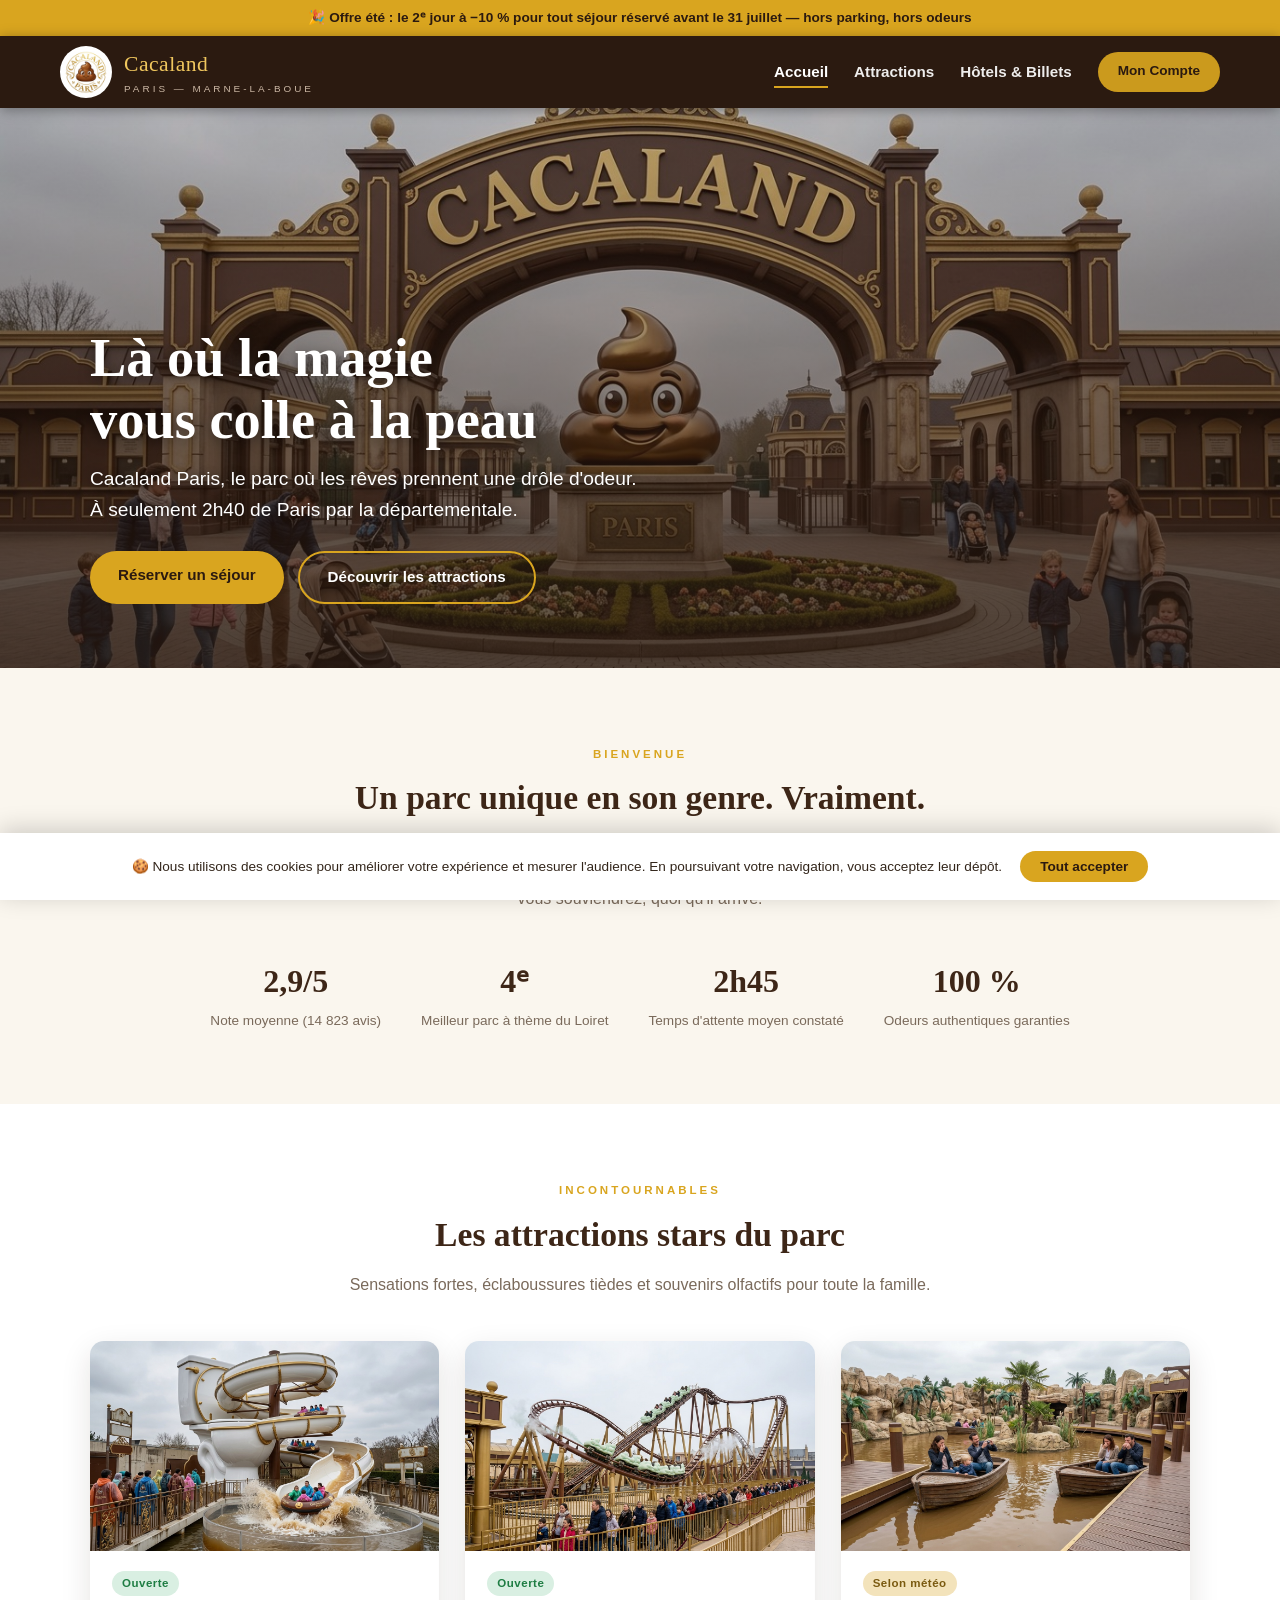
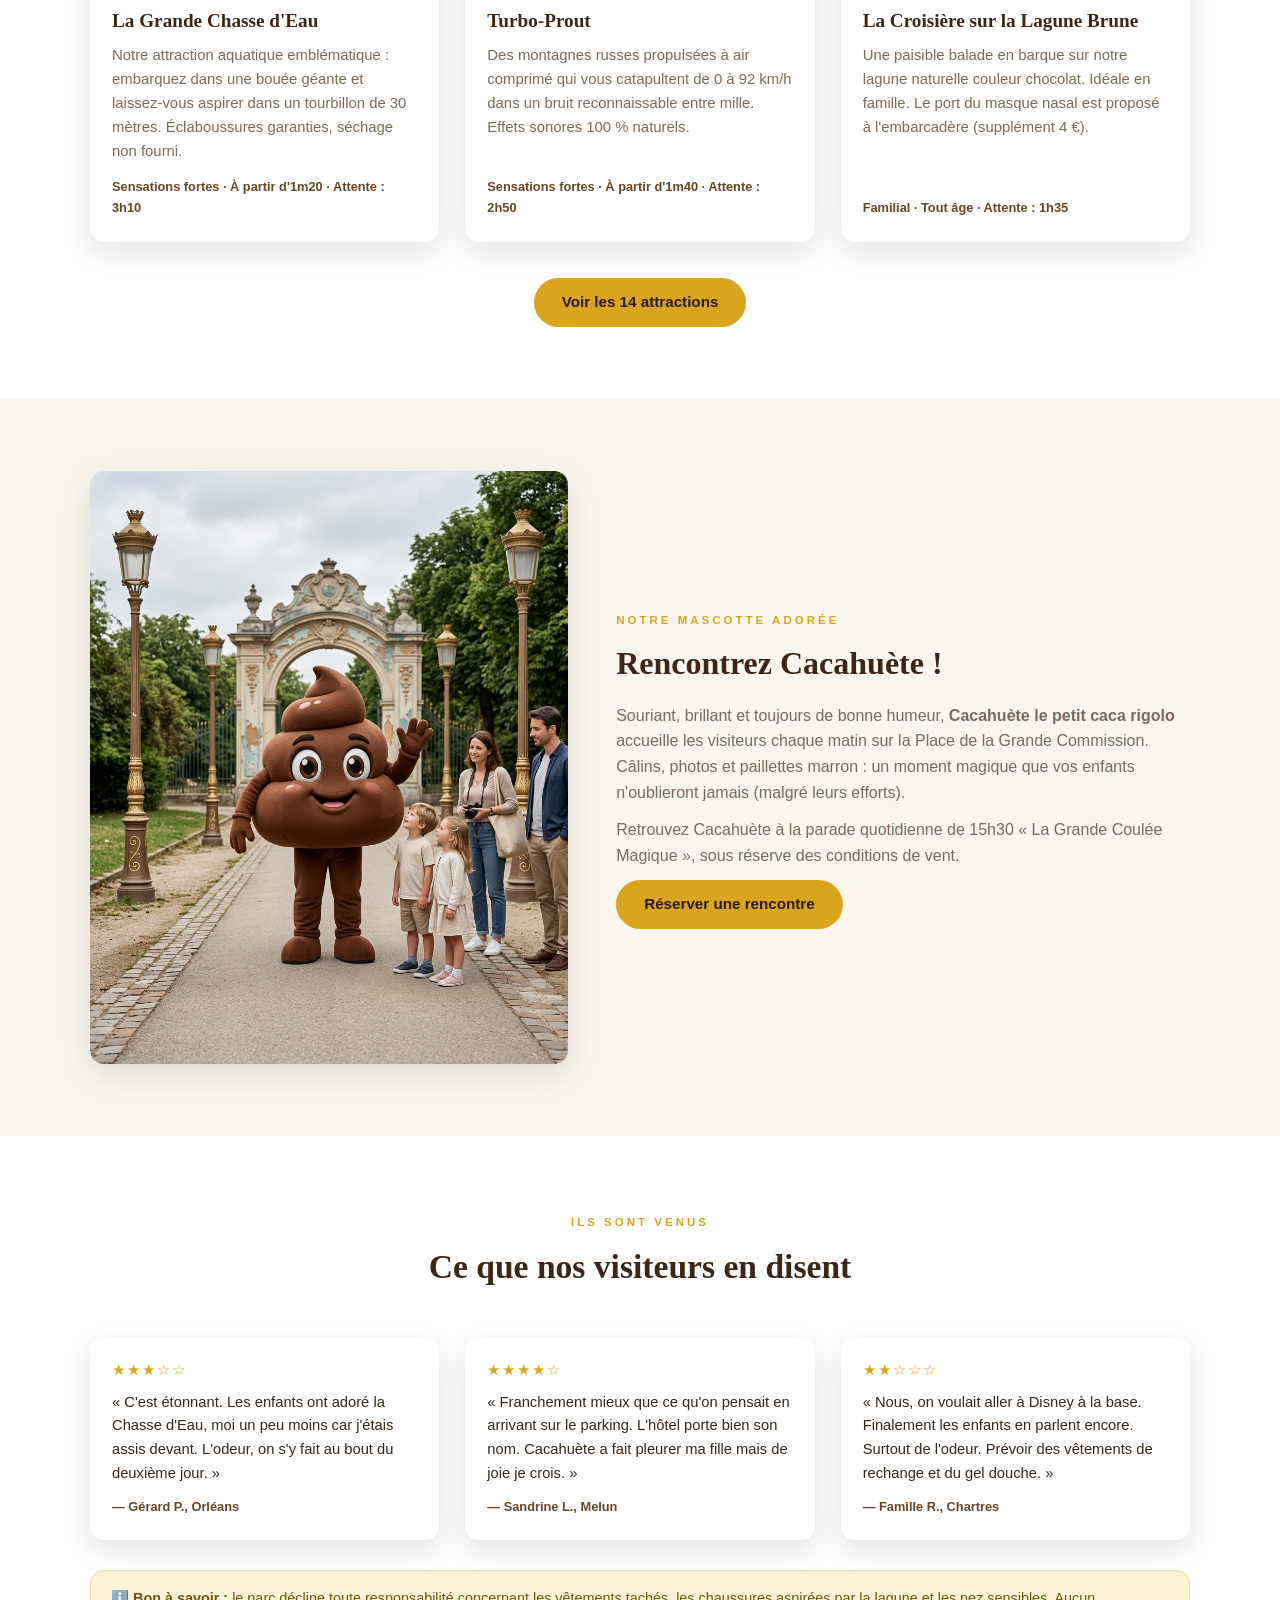
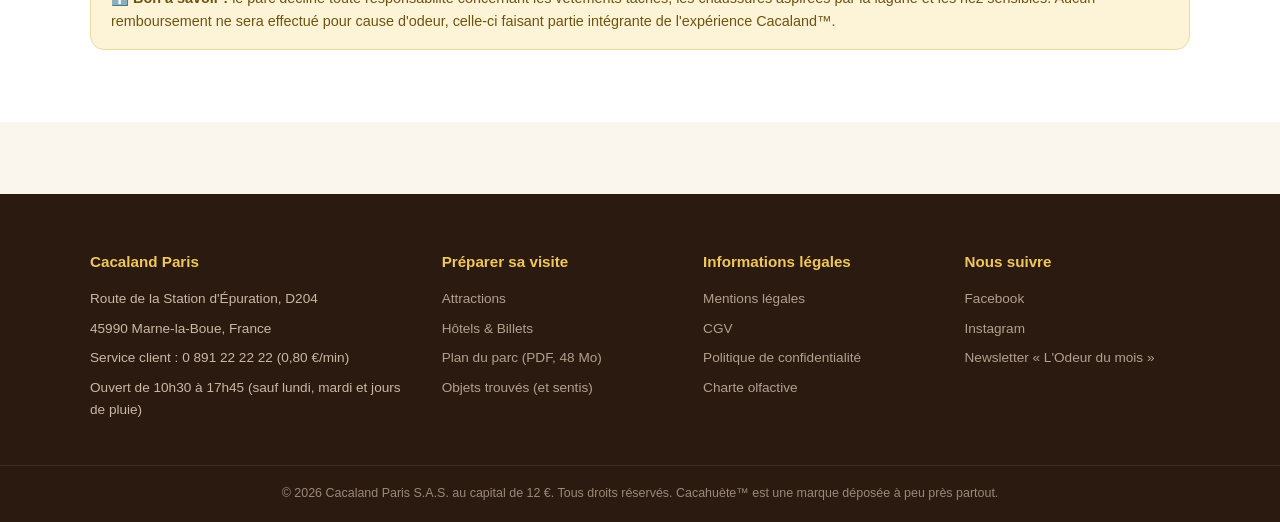
<file: index.html>
<!DOCTYPE html>
<html lang="fr">
<head>
  <meta charset="UTF-8">
  <meta name="viewport" content="width=device-width, initial-scale=1.0">
  <title>Cacaland Paris | Site officiel — Le parc où les rêves prennent une drôle d'odeur</title>
  <meta name="description" content="Cacaland Paris, le 4ᵉ parc à thème du Loiret. Attractions, spectacles, hôtels à thème et rencontres avec Cacahuète, la mascotte officielle.">
  <link rel="icon" href="data:image/svg+xml,<svg xmlns='http://www.w3.org/2000/svg' viewBox='0 0 100 100'><text y='.9em' font-size='90'>💩</text></svg>">
  <link rel="stylesheet" href="assets/css/style.css">
  <script src="assets/js/fallback.js"></script>
</head>
<body>

  <div class="topbar">🎉 Offre été : le 2ᵉ jour à −10 % pour tout séjour réservé avant le 31 juillet — hors parking, hors odeurs</div>

  <header class="site-header">
    <nav class="nav">
      <a class="logo" href="index.html">
        <img src="assets/img/logo.png" alt="Logo Cacaland Paris">
        <span class="brand">Cacaland<small>Paris — Marne-la-Boue</small></span>
      </a>
      <button class="nav-toggle" aria-label="Menu">☰</button>
      <ul class="nav-links">
        <li><a href="index.html" class="active">Accueil</a></li>
        <li><a href="attractions.html">Attractions</a></li>
        <li><a href="hotels.html">Hôtels &amp; Billets</a></li>
        <li><a href="mon-compte.html" class="btn btn-small">Mon Compte</a></li>
      </ul>
    </nav>
  </header>

  <section class="hero">
    <img class="hero-img" src="assets/img/hero.jpg" alt="Entrée principale du parc Cacaland Paris">
    <div class="hero-overlay">
      <div class="hero-content">
        <h1>Là où la magie<br>vous colle à la peau</h1>
        <p class="tagline">Cacaland Paris, le parc où les rêves prennent une drôle d'odeur. À seulement 2h40 de Paris par la départementale.</p>
        <div class="hero-actions">
          <a class="btn" href="hotels.html">Réserver un séjour</a>
          <a class="btn btn-outline" href="attractions.html">Découvrir les attractions</a>
        </div>
      </div>
    </div>
  </section>

  <section class="section">
    <div class="container">
      <div class="section-head">
        <span class="kicker">Bienvenue</span>
        <h2>Un parc unique en son genre. Vraiment.</h2>
        <p>Depuis 1987, Cacaland Paris émerveille les familles avec ses 14 attractions (dont 9 généralement ouvertes), sa lagune brune naturelle et son ambiance olfactive inimitable. Une expérience dont vous vous souviendrez, quoi qu'il arrive.</p>
      </div>
      <div class="stats">
        <div class="stat"><b>2,9/5</b><span>Note moyenne (14 823 avis)</span></div>
        <div class="stat"><b>4ᵉ</b><span>Meilleur parc à thème du Loiret</span></div>
        <div class="stat"><b>2h45</b><span>Temps d'attente moyen constaté</span></div>
        <div class="stat"><b>100 %</b><span>Odeurs authentiques garanties</span></div>
      </div>
    </div>
  </section>

  <section class="section alt">
    <div class="container">
      <div class="section-head">
        <span class="kicker">Incontournables</span>
        <h2>Les attractions stars du parc</h2>
        <p>Sensations fortes, éclaboussures tièdes et souvenirs olfactifs pour toute la famille.</p>
      </div>
      <div class="grid cols-3">
        <article class="card">
          <img class="card-img" src="assets/img/attraction-chasse-deau.jpg" alt="La Grande Chasse d'Eau">
          <div class="card-body">
            <span class="badge ok">Ouverte</span>
            <h3>La Grande Chasse d'Eau</h3>
            <p>Notre attraction aquatique emblématique : embarquez dans une bouée géante et laissez-vous aspirer dans un tourbillon de 30 mètres. Éclaboussures garanties, séchage non fourni.</p>
            <div class="meta">Sensations fortes · À partir d'1m20 · Attente : 3h10</div>
          </div>
        </article>
        <article class="card">
          <img class="card-img" src="assets/img/attraction-turbo-prout.jpg" alt="Turbo-Prout, montagnes russes">
          <div class="card-body">
            <span class="badge ok">Ouverte</span>
            <h3>Turbo-Prout</h3>
            <p>Des montagnes russes propulsées à air comprimé qui vous catapultent de 0 à 92 km/h dans un bruit reconnaissable entre mille. Effets sonores 100 % naturels.</p>
            <div class="meta">Sensations fortes · À partir d'1m40 · Attente : 2h50</div>
          </div>
        </article>
        <article class="card">
          <img class="card-img" src="assets/img/attraction-lagune.jpg" alt="Croisière sur la Lagune Brune">
          <div class="card-body">
            <span class="badge">Selon météo</span>
            <h3>La Croisière sur la Lagune Brune</h3>
            <p>Une paisible balade en barque sur notre lagune naturelle couleur chocolat. Idéale en famille. Le port du masque nasal est proposé à l'embarcadère (supplément 4 €).</p>
            <div class="meta">Familial · Tout âge · Attente : 1h35</div>
          </div>
        </article>
      </div>
      <div style="text-align:center; margin-top:36px;">
        <a class="btn" href="attractions.html">Voir les 14 attractions</a>
      </div>
    </div>
  </section>

  <section class="section">
    <div class="container mascotte">
      <img src="assets/img/mascotte.jpg" alt="Cacahuète, la mascotte de Cacaland">
      <div>
        <span class="kicker">Notre mascotte adorée</span>
        <h2>Rencontrez Cacahuète&nbsp;!</h2>
        <p>Souriant, brillant et toujours de bonne humeur, <strong>Cacahuète le petit caca rigolo</strong> accueille les visiteurs chaque matin sur la Place de la Grande Commission. Câlins, photos et paillettes marron : un moment magique que vos enfants n'oublieront jamais (malgré leurs efforts).</p>
        <p>Retrouvez Cacahuète à la parade quotidienne de 15h30 « La Grande Coulée Magique », sous réserve des conditions de vent.</p>
        <a class="btn" href="hotels.html">Réserver une rencontre</a>
      </div>
    </div>
  </section>

  <section class="section alt">
    <div class="container">
      <div class="section-head">
        <span class="kicker">Ils sont venus</span>
        <h2>Ce que nos visiteurs en disent</h2>
      </div>
      <div class="grid cols-3">
        <div class="avis-card">
          <div class="stars">★★★☆☆</div>
          « C'est étonnant. Les enfants ont adoré la Chasse d'Eau, moi un peu moins car j'étais assis devant. L'odeur, on s'y fait au bout du deuxième jour. »
          <div class="auteur">— Gérard P., Orléans</div>
        </div>
        <div class="avis-card">
          <div class="stars">★★★★☆</div>
          « Franchement mieux que ce qu'on pensait en arrivant sur le parking. L'hôtel porte bien son nom. Cacahuète a fait pleurer ma fille mais de joie je crois. »
          <div class="auteur">— Sandrine L., Melun</div>
        </div>
        <div class="avis-card">
          <div class="stars">★★☆☆☆</div>
          « Nous, on voulait aller à Disney à la base. Finalement les enfants en parlent encore. Surtout de l'odeur. Prévoir des vêtements de rechange et du gel douche. »
          <div class="auteur">— Famille R., Chartres</div>
        </div>
      </div>
      <div class="notice">
        ℹ️ <strong>Bon à savoir :</strong> le parc décline toute responsabilité concernant les vêtements tachés, les chaussures aspirées par la lagune et les nez sensibles. Aucun remboursement ne sera effectué pour cause d'odeur, celle-ci faisant partie intégrante de l'expérience Cacaland™.
      </div>
    </div>
  </section>

  <footer class="site-footer">
    <div class="footer-grid">
      <div>
        <h4>Cacaland Paris</h4>
        <ul>
          <li>Route de la Station d'Épuration, D204</li>
          <li>45990 Marne-la-Boue, France</li>
          <li>Service client : 0 891 22 22 22 (0,80 €/min)</li>
          <li>Ouvert de 10h30 à 17h45 (sauf lundi, mardi et jours de pluie)</li>
        </ul>
      </div>
      <div>
        <h4>Préparer sa visite</h4>
        <ul>
          <li><a href="attractions.html">Attractions</a></li>
          <li><a href="hotels.html">Hôtels &amp; Billets</a></li>
          <li><a href="#">Plan du parc (PDF, 48 Mo)</a></li>
          <li><a href="#">Objets trouvés (et sentis)</a></li>
        </ul>
      </div>
      <div>
        <h4>Informations légales</h4>
        <ul>
          <li><a href="#">Mentions légales</a></li>
          <li><a href="#">CGV</a></li>
          <li><a href="#">Politique de confidentialité</a></li>
          <li><a href="#">Charte olfactive</a></li>
        </ul>
      </div>
      <div>
        <h4>Nous suivre</h4>
        <ul>
          <li><a href="#">Facebook</a></li>
          <li><a href="#">Instagram</a></li>
          <li><a href="#">Newsletter « L'Odeur du mois »</a></li>
        </ul>
      </div>
    </div>
    <div class="footer-bottom">© <span class="annee"></span> Cacaland Paris S.A.S. au capital de 12 €. Tous droits réservés. Cacahuète™ est une marque déposée à peu près partout.</div>
  </footer>

  <div class="cookie-banner">
    <span>🍪 Nous utilisons des cookies pour améliorer votre expérience et mesurer l'audience. En poursuivant votre navigation, vous acceptez leur dépôt.</span>
    <button class="btn btn-small">Tout accepter</button>
  </div>

  <script src="assets/js/main.js"></script>
</body>
</html>
</file>
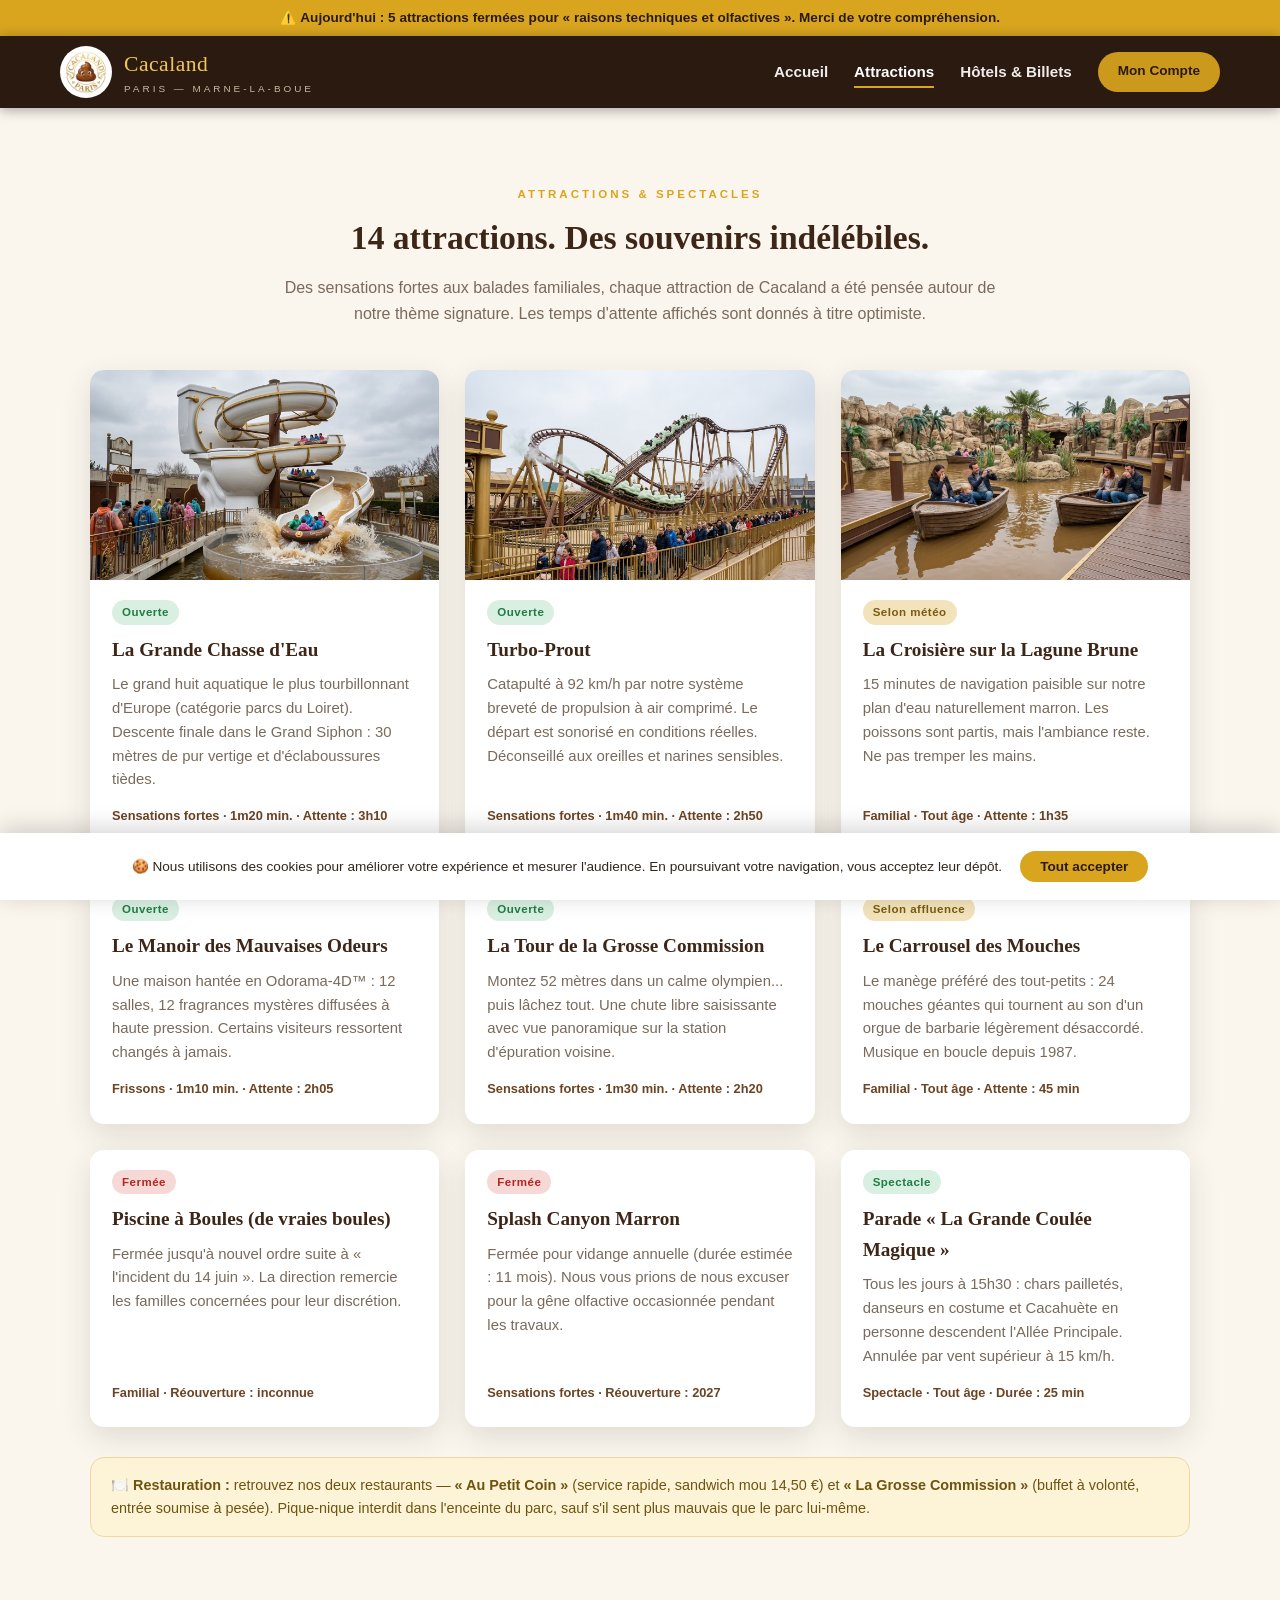
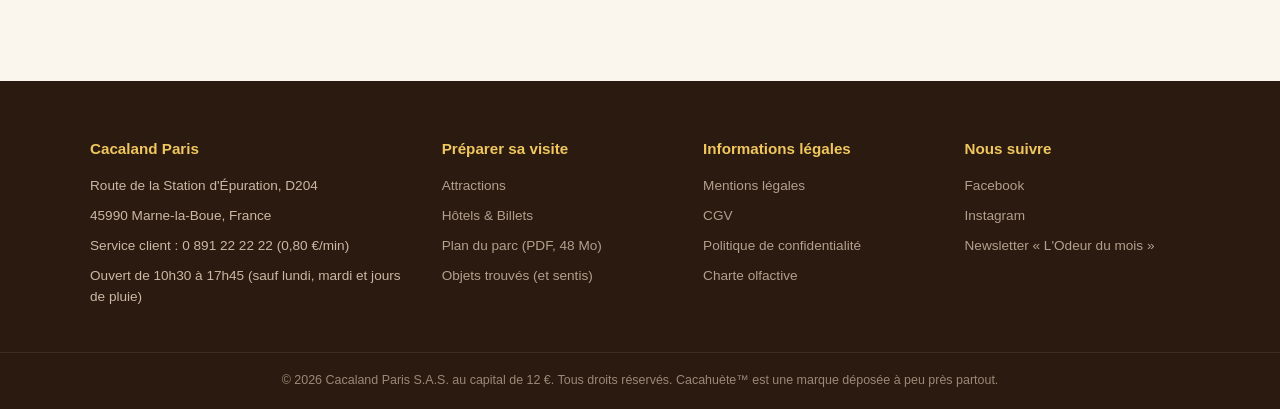
<file: attractions.html>
<!DOCTYPE html>
<html lang="fr">
<head>
  <meta charset="UTF-8">
  <meta name="viewport" content="width=device-width, initial-scale=1.0">
  <title>Attractions | Cacaland Paris — Site officiel</title>
  <meta name="description" content="Découvrez les 14 attractions de Cacaland Paris : La Grande Chasse d'Eau, Turbo-Prout, la Lagune Brune et bien d'autres.">
  <link rel="icon" href="data:image/svg+xml,<svg xmlns='http://www.w3.org/2000/svg' viewBox='0 0 100 100'><text y='.9em' font-size='90'>💩</text></svg>">
  <link rel="stylesheet" href="assets/css/style.css">
  <script src="assets/js/fallback.js"></script>
</head>
<body>

  <div class="topbar">⚠️ Aujourd'hui : 5 attractions fermées pour « raisons techniques et olfactives ». Merci de votre compréhension.</div>

  <header class="site-header">
    <nav class="nav">
      <a class="logo" href="index.html">
        <img src="assets/img/logo.png" alt="Logo Cacaland Paris">
        <span class="brand">Cacaland<small>Paris — Marne-la-Boue</small></span>
      </a>
      <button class="nav-toggle" aria-label="Menu">☰</button>
      <ul class="nav-links">
        <li><a href="index.html">Accueil</a></li>
        <li><a href="attractions.html" class="active">Attractions</a></li>
        <li><a href="hotels.html">Hôtels &amp; Billets</a></li>
        <li><a href="mon-compte.html" class="btn btn-small">Mon Compte</a></li>
      </ul>
    </nav>
  </header>

  <section class="section">
    <div class="container">
      <div class="section-head">
        <span class="kicker">Attractions &amp; spectacles</span>
        <h2>14 attractions. Des souvenirs indélébiles.</h2>
        <p>Des sensations fortes aux balades familiales, chaque attraction de Cacaland a été pensée autour de notre thème signature. Les temps d'attente affichés sont donnés à titre optimiste.</p>
      </div>

      <div class="grid cols-3">
        <article class="card">
          <img class="card-img" src="assets/img/attraction-chasse-deau.jpg" alt="La Grande Chasse d'Eau">
          <div class="card-body">
            <span class="badge ok">Ouverte</span>
            <h3>La Grande Chasse d'Eau</h3>
            <p>Le grand huit aquatique le plus tourbillonnant d'Europe (catégorie parcs du Loiret). Descente finale dans le Grand Siphon : 30 mètres de pur vertige et d'éclaboussures tièdes.</p>
            <div class="meta">Sensations fortes · 1m20 min. · Attente : 3h10</div>
          </div>
        </article>

        <article class="card">
          <img class="card-img" src="assets/img/attraction-turbo-prout.jpg" alt="Turbo-Prout">
          <div class="card-body">
            <span class="badge ok">Ouverte</span>
            <h3>Turbo-Prout</h3>
            <p>Catapulté à 92 km/h par notre système breveté de propulsion à air comprimé. Le départ est sonorisé en conditions réelles. Déconseillé aux oreilles et narines sensibles.</p>
            <div class="meta">Sensations fortes · 1m40 min. · Attente : 2h50</div>
          </div>
        </article>

        <article class="card">
          <img class="card-img" src="assets/img/attraction-lagune.jpg" alt="Croisière sur la Lagune Brune">
          <div class="card-body">
            <span class="badge">Selon météo</span>
            <h3>La Croisière sur la Lagune Brune</h3>
            <p>15 minutes de navigation paisible sur notre plan d'eau naturellement marron. Les poissons sont partis, mais l'ambiance reste. Ne pas tremper les mains.</p>
            <div class="meta">Familial · Tout âge · Attente : 1h35</div>
          </div>
        </article>

        <article class="card">
          <div class="card-body">
            <span class="badge ok">Ouverte</span>
            <h3>Le Manoir des Mauvaises Odeurs</h3>
            <p>Une maison hantée en Odorama-4D™ : 12 salles, 12 fragrances mystères diffusées à haute pression. Certains visiteurs ressortent changés à jamais.</p>
            <div class="meta">Frissons · 1m10 min. · Attente : 2h05</div>
          </div>
        </article>

        <article class="card">
          <div class="card-body">
            <span class="badge ok">Ouverte</span>
            <h3>La Tour de la Grosse Commission</h3>
            <p>Montez 52 mètres dans un calme olympien... puis lâchez tout. Une chute libre saisissante avec vue panoramique sur la station d'épuration voisine.</p>
            <div class="meta">Sensations fortes · 1m30 min. · Attente : 2h20</div>
          </div>
        </article>

        <article class="card">
          <div class="card-body">
            <span class="badge">Selon affluence</span>
            <h3>Le Carrousel des Mouches</h3>
            <p>Le manège préféré des tout-petits : 24 mouches géantes qui tournent au son d'un orgue de barbarie légèrement désaccordé. Musique en boucle depuis 1987.</p>
            <div class="meta">Familial · Tout âge · Attente : 45 min</div>
          </div>
        </article>

        <article class="card">
          <div class="card-body">
            <span class="badge ferme">Fermée</span>
            <h3>Piscine à Boules (de vraies boules)</h3>
            <p>Fermée jusqu'à nouvel ordre suite à « l'incident du 14 juin ». La direction remercie les familles concernées pour leur discrétion.</p>
            <div class="meta">Familial · Réouverture : inconnue</div>
          </div>
        </article>

        <article class="card">
          <div class="card-body">
            <span class="badge ferme">Fermée</span>
            <h3>Splash Canyon Marron</h3>
            <p>Fermée pour vidange annuelle (durée estimée : 11 mois). Nous vous prions de nous excuser pour la gêne olfactive occasionnée pendant les travaux.</p>
            <div class="meta">Sensations fortes · Réouverture : 2027</div>
          </div>
        </article>

        <article class="card">
          <div class="card-body">
            <span class="badge ok">Spectacle</span>
            <h3>Parade « La Grande Coulée Magique »</h3>
            <p>Tous les jours à 15h30 : chars pailletés, danseurs en costume et Cacahuète en personne descendent l'Allée Principale. Annulée par vent supérieur à 15 km/h.</p>
            <div class="meta">Spectacle · Tout âge · Durée : 25 min</div>
          </div>
        </article>
      </div>

      <div class="notice">
        🍽️ <strong>Restauration :</strong> retrouvez nos deux restaurants — <strong>« Au Petit Coin »</strong> (service rapide, sandwich mou 14,50 €) et <strong>« La Grosse Commission »</strong> (buffet à volonté, entrée soumise à pesée). Pique-nique interdit dans l'enceinte du parc, sauf s'il sent plus mauvais que le parc lui-même.
      </div>
    </div>
  </section>

  <footer class="site-footer">
    <div class="footer-grid">
      <div>
        <h4>Cacaland Paris</h4>
        <ul>
          <li>Route de la Station d'Épuration, D204</li>
          <li>45990 Marne-la-Boue, France</li>
          <li>Service client : 0 891 22 22 22 (0,80 €/min)</li>
          <li>Ouvert de 10h30 à 17h45 (sauf lundi, mardi et jours de pluie)</li>
        </ul>
      </div>
      <div>
        <h4>Préparer sa visite</h4>
        <ul>
          <li><a href="attractions.html">Attractions</a></li>
          <li><a href="hotels.html">Hôtels &amp; Billets</a></li>
          <li><a href="#">Plan du parc (PDF, 48 Mo)</a></li>
          <li><a href="#">Objets trouvés (et sentis)</a></li>
        </ul>
      </div>
      <div>
        <h4>Informations légales</h4>
        <ul>
          <li><a href="#">Mentions légales</a></li>
          <li><a href="#">CGV</a></li>
          <li><a href="#">Politique de confidentialité</a></li>
          <li><a href="#">Charte olfactive</a></li>
        </ul>
      </div>
      <div>
        <h4>Nous suivre</h4>
        <ul>
          <li><a href="#">Facebook</a></li>
          <li><a href="#">Instagram</a></li>
          <li><a href="#">Newsletter « L'Odeur du mois »</a></li>
        </ul>
      </div>
    </div>
    <div class="footer-bottom">© <span class="annee"></span> Cacaland Paris S.A.S. au capital de 12 €. Tous droits réservés. Cacahuète™ est une marque déposée à peu près partout.</div>
  </footer>

  <div class="cookie-banner">
    <span>🍪 Nous utilisons des cookies pour améliorer votre expérience et mesurer l'audience. En poursuivant votre navigation, vous acceptez leur dépôt.</span>
    <button class="btn btn-small">Tout accepter</button>
  </div>

  <script src="assets/js/main.js"></script>
</body>
</html>
</file>
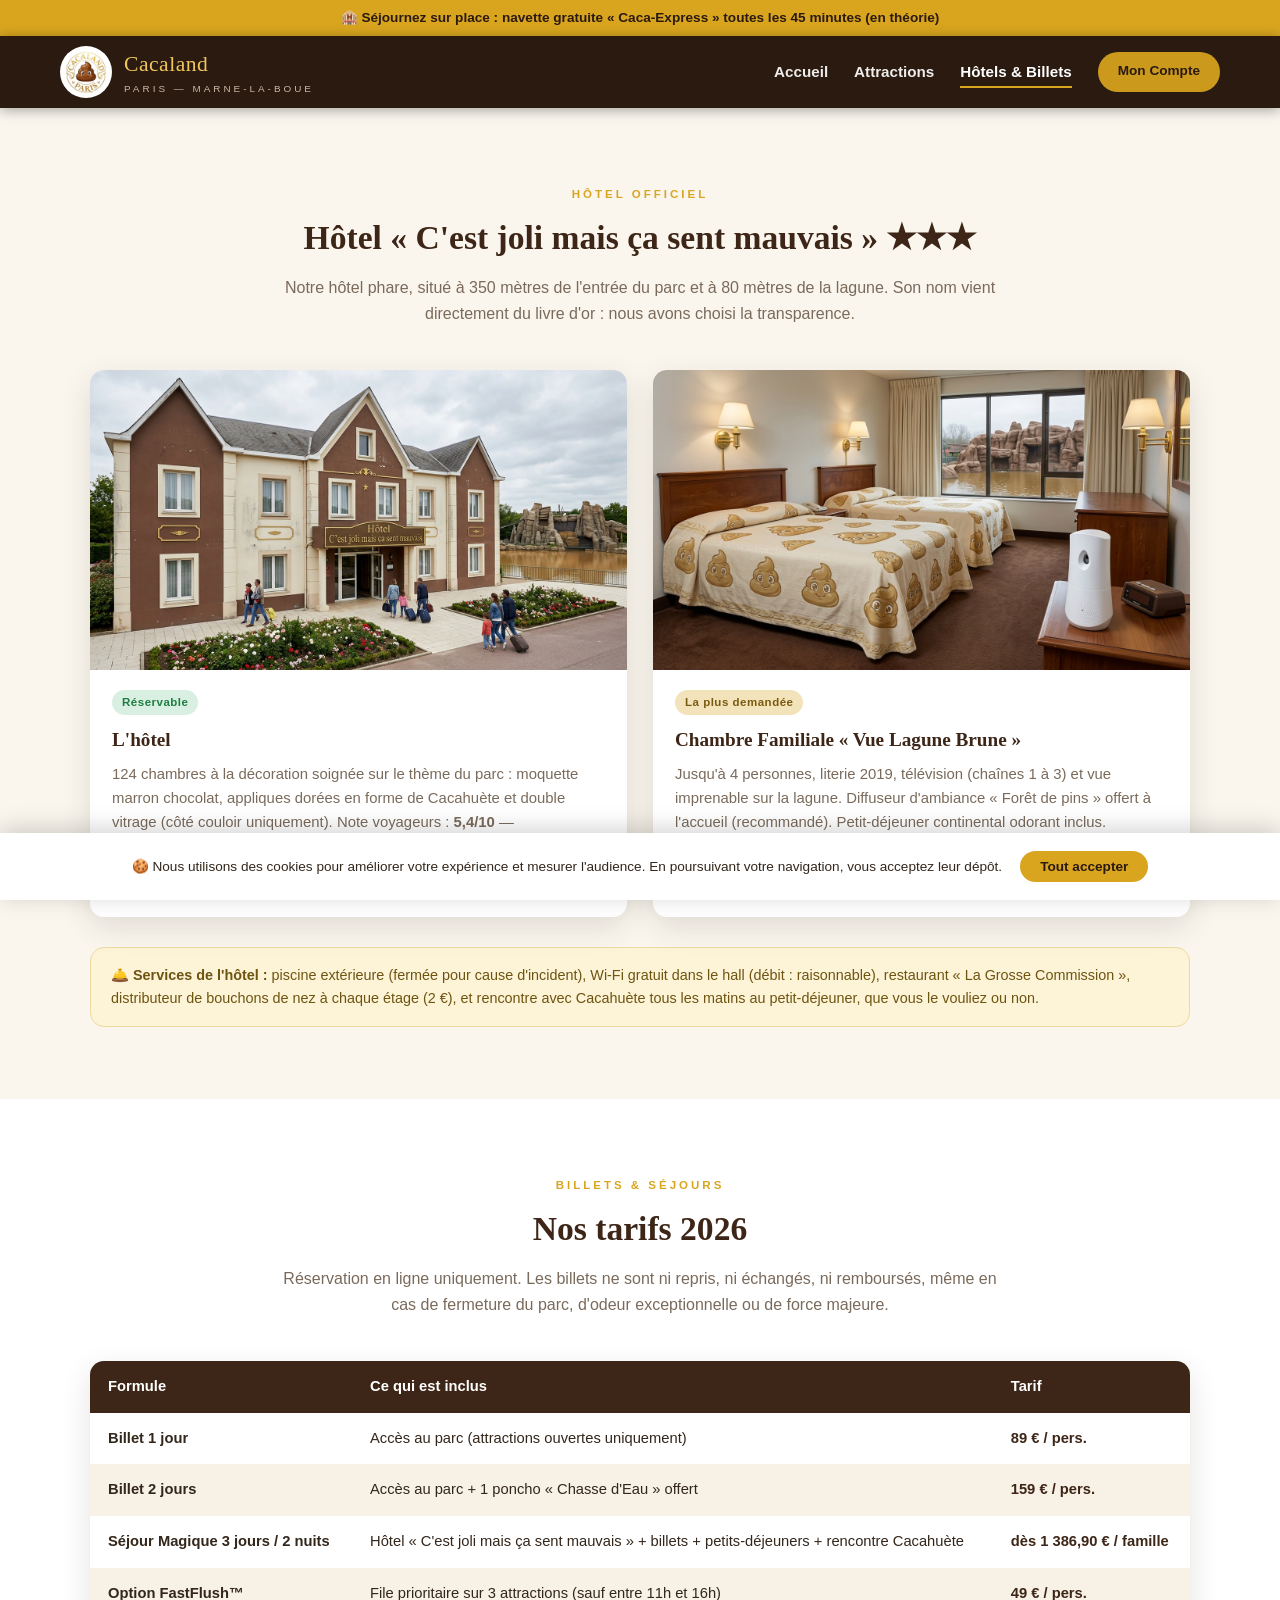
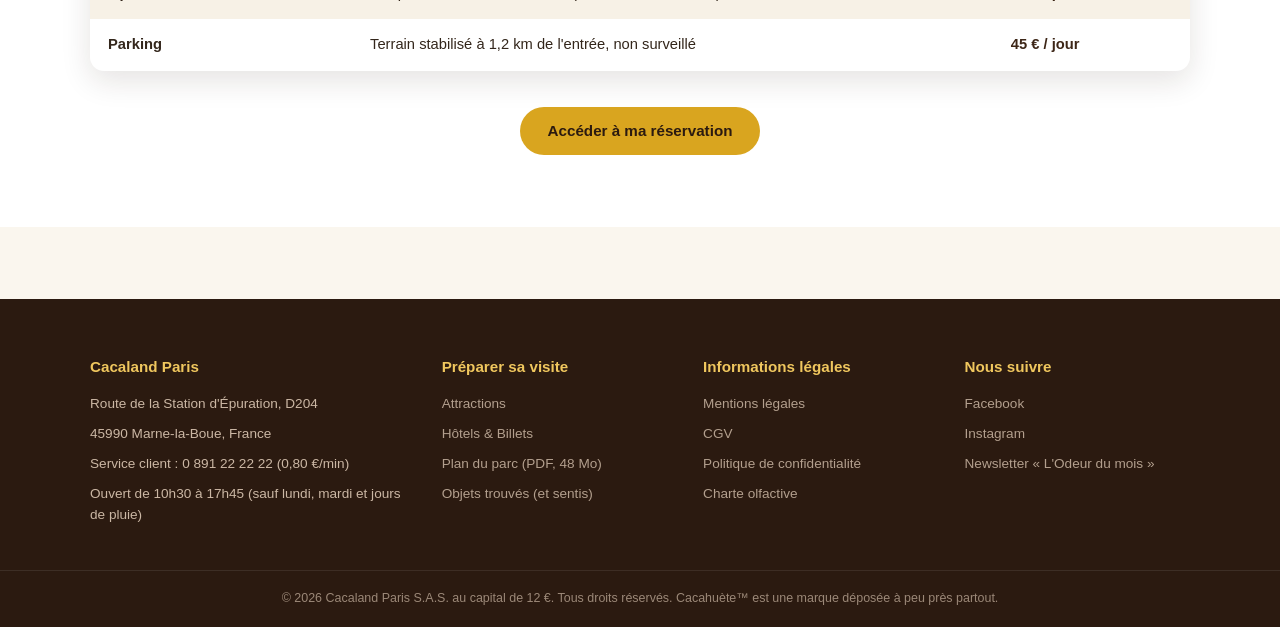
<file: hotels.html>
<!DOCTYPE html>
<html lang="fr">
<head>
  <meta charset="UTF-8">
  <meta name="viewport" content="width=device-width, initial-scale=1.0">
  <title>Hôtels &amp; Billets | Cacaland Paris — Site officiel</title>
  <meta name="description" content="Séjournez au cœur de la magie : hôtel « C'est joli mais ça sent mauvais », billets 1 à 3 jours et formules séjour tout inclus.">
  <link rel="icon" href="data:image/svg+xml,<svg xmlns='http://www.w3.org/2000/svg' viewBox='0 0 100 100'><text y='.9em' font-size='90'>💩</text></svg>">
  <link rel="stylesheet" href="assets/css/style.css">
  <script src="assets/js/fallback.js"></script>
</head>
<body>

  <div class="topbar">🏨 Séjournez sur place : navette gratuite « Caca-Express » toutes les 45 minutes (en théorie)</div>

  <header class="site-header">
    <nav class="nav">
      <a class="logo" href="index.html">
        <img src="assets/img/logo.png" alt="Logo Cacaland Paris">
        <span class="brand">Cacaland<small>Paris — Marne-la-Boue</small></span>
      </a>
      <button class="nav-toggle" aria-label="Menu">☰</button>
      <ul class="nav-links">
        <li><a href="index.html">Accueil</a></li>
        <li><a href="attractions.html">Attractions</a></li>
        <li><a href="hotels.html" class="active">Hôtels &amp; Billets</a></li>
        <li><a href="mon-compte.html" class="btn btn-small">Mon Compte</a></li>
      </ul>
    </nav>
  </header>

  <section class="section">
    <div class="container">
      <div class="section-head">
        <span class="kicker">Hôtel officiel</span>
        <h2>Hôtel « C'est joli mais ça sent mauvais » ★★★</h2>
        <p>Notre hôtel phare, situé à 350 mètres de l'entrée du parc et à 80 mètres de la lagune. Son nom vient directement du livre d'or : nous avons choisi la transparence.</p>
      </div>

      <div class="grid cols-2">
        <article class="card">
          <img class="card-img" src="assets/img/hotel.jpg" alt="Façade de l'hôtel C'est joli mais ça sent mauvais" style="height:300px;">
          <div class="card-body">
            <span class="badge ok">Réservable</span>
            <h3>L'hôtel</h3>
            <p>124 chambres à la décoration soignée sur le thème du parc : moquette marron chocolat, appliques dorées en forme de Cacahuète et double vitrage (côté couloir uniquement). Note voyageurs : <strong>5,4/10</strong> — Emplacement 8,1 · Propreté 6,3 · Odeur 1,2.</p>
            <div class="meta">Fenêtres scellées côté lagune, pour votre confort</div>
          </div>
        </article>
        <article class="card">
          <img class="card-img" src="assets/img/hotel-chambre.jpg" alt="Chambre familiale Vue Lagune Brune" style="height:300px;">
          <div class="card-body">
            <span class="badge">La plus demandée</span>
            <h3>Chambre Familiale « Vue Lagune Brune »</h3>
            <p>Jusqu'à 4 personnes, literie 2019, télévision (chaînes 1 à 3) et vue imprenable sur la lagune. Diffuseur d'ambiance « Forêt de pins » offert à l'accueil (recommandé). Petit-déjeuner continental odorant inclus.</p>
            <div class="meta">À partir de 289 € / nuit · Taxe de séjour et pince à linge non incluses</div>
          </div>
        </article>
      </div>

      <div class="notice">
        🛎️ <strong>Services de l'hôtel :</strong> piscine extérieure (fermée pour cause d'incident), Wi-Fi gratuit dans le hall (débit : raisonnable), restaurant « La Grosse Commission », distributeur de bouchons de nez à chaque étage (2 €), et rencontre avec Cacahuète tous les matins au petit-déjeuner, que vous le vouliez ou non.
      </div>
    </div>
  </section>

  <section class="section alt">
    <div class="container">
      <div class="section-head">
        <span class="kicker">Billets &amp; séjours</span>
        <h2>Nos tarifs 2026</h2>
        <p>Réservation en ligne uniquement. Les billets ne sont ni repris, ni échangés, ni remboursés, même en cas de fermeture du parc, d'odeur exceptionnelle ou de force majeure.</p>
      </div>
      <table class="tarifs">
        <thead>
          <tr><th>Formule</th><th>Ce qui est inclus</th><th>Tarif</th></tr>
        </thead>
        <tbody>
          <tr>
            <td><strong>Billet 1 jour</strong></td>
            <td>Accès au parc (attractions ouvertes uniquement)</td>
            <td class="prix">89 € / pers.</td>
          </tr>
          <tr>
            <td><strong>Billet 2 jours</strong></td>
            <td>Accès au parc + 1 poncho « Chasse d'Eau » offert</td>
            <td class="prix">159 € / pers.</td>
          </tr>
          <tr>
            <td><strong>Séjour Magique 3 jours / 2 nuits</strong></td>
            <td>Hôtel « C'est joli mais ça sent mauvais » + billets + petits-déjeuners + rencontre Cacahuète</td>
            <td class="prix">dès 1 386,90 € / famille</td>
          </tr>
          <tr>
            <td><strong>Option FastFlush™</strong></td>
            <td>File prioritaire sur 3 attractions (sauf entre 11h et 16h)</td>
            <td class="prix">49 € / pers.</td>
          </tr>
          <tr>
            <td><strong>Parking</strong></td>
            <td>Terrain stabilisé à 1,2 km de l'entrée, non surveillé</td>
            <td class="prix">45 € / jour</td>
          </tr>
        </tbody>
      </table>
      <div style="text-align:center; margin-top:36px;">
        <a class="btn" href="mon-compte.html">Accéder à ma réservation</a>
      </div>
    </div>
  </section>

  <footer class="site-footer">
    <div class="footer-grid">
      <div>
        <h4>Cacaland Paris</h4>
        <ul>
          <li>Route de la Station d'Épuration, D204</li>
          <li>45990 Marne-la-Boue, France</li>
          <li>Service client : 0 891 22 22 22 (0,80 €/min)</li>
          <li>Ouvert de 10h30 à 17h45 (sauf lundi, mardi et jours de pluie)</li>
        </ul>
      </div>
      <div>
        <h4>Préparer sa visite</h4>
        <ul>
          <li><a href="attractions.html">Attractions</a></li>
          <li><a href="hotels.html">Hôtels &amp; Billets</a></li>
          <li><a href="#">Plan du parc (PDF, 48 Mo)</a></li>
          <li><a href="#">Objets trouvés (et sentis)</a></li>
        </ul>
      </div>
      <div>
        <h4>Informations légales</h4>
        <ul>
          <li><a href="#">Mentions légales</a></li>
          <li><a href="#">CGV</a></li>
          <li><a href="#">Politique de confidentialité</a></li>
          <li><a href="#">Charte olfactive</a></li>
        </ul>
      </div>
      <div>
        <h4>Nous suivre</h4>
        <ul>
          <li><a href="#">Facebook</a></li>
          <li><a href="#">Instagram</a></li>
          <li><a href="#">Newsletter « L'Odeur du mois »</a></li>
        </ul>
      </div>
    </div>
    <div class="footer-bottom">© <span class="annee"></span> Cacaland Paris S.A.S. au capital de 12 €. Tous droits réservés. Cacahuète™ est une marque déposée à peu près partout.</div>
  </footer>

  <div class="cookie-banner">
    <span>🍪 Nous utilisons des cookies pour améliorer votre expérience et mesurer l'audience. En poursuivant votre navigation, vous acceptez leur dépôt.</span>
    <button class="btn btn-small">Tout accepter</button>
  </div>

  <script src="assets/js/main.js"></script>
</body>
</html>
</file>
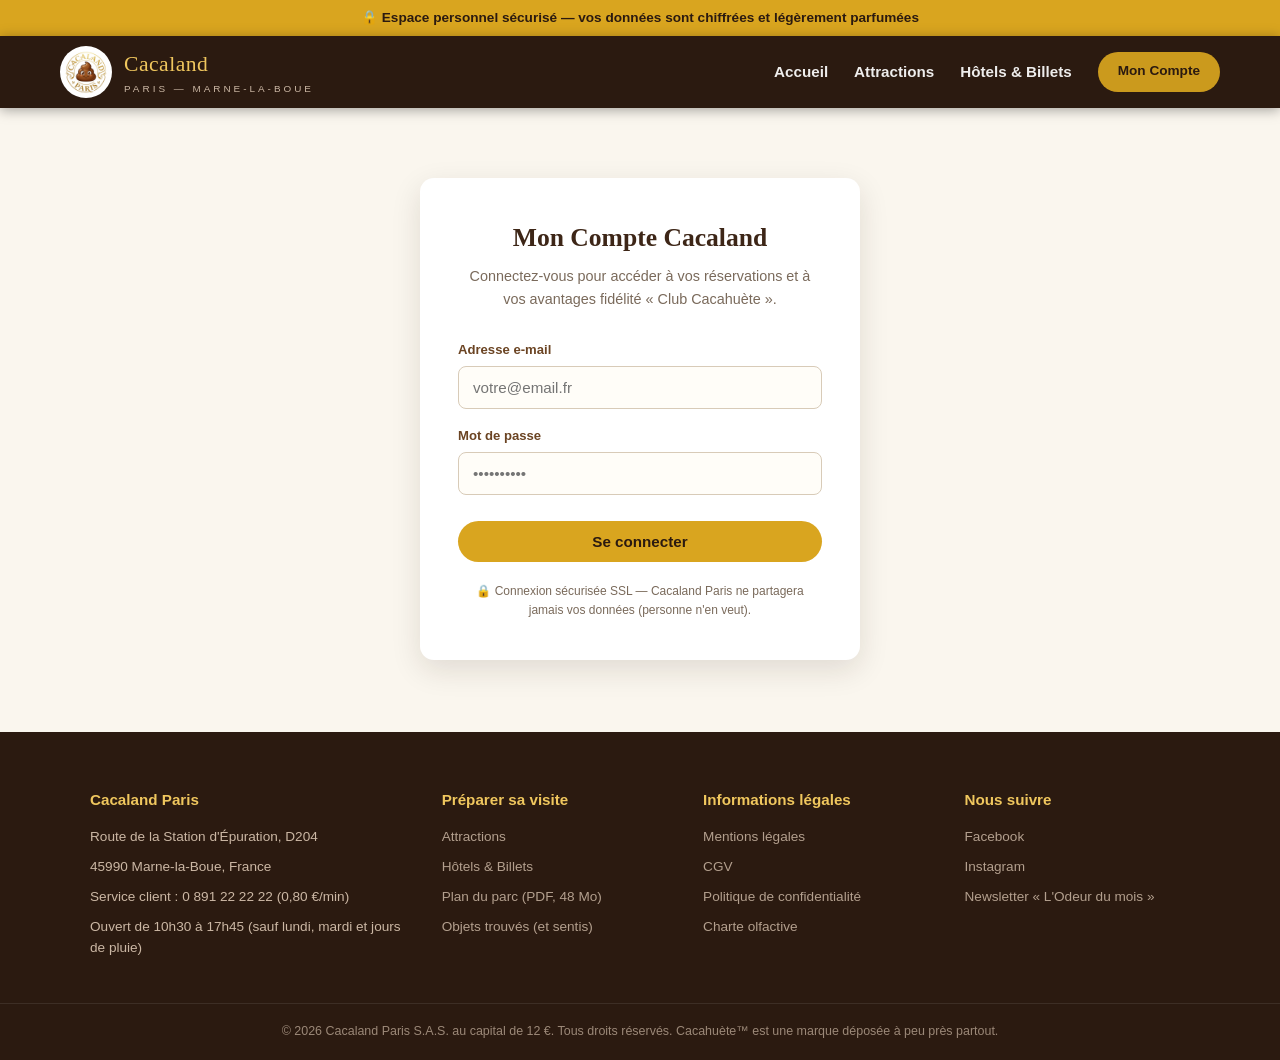
<file: mon-compte.html>
<!DOCTYPE html>
<html lang="fr">
<head>
  <meta charset="UTF-8">
  <meta name="viewport" content="width=device-width, initial-scale=1.0">
  <title>Mon Compte | Cacaland Paris — Site officiel</title>
  <meta name="robots" content="noindex">
  <link rel="icon" href="data:image/svg+xml,<svg xmlns='http://www.w3.org/2000/svg' viewBox='0 0 100 100'><text y='.9em' font-size='90'>💩</text></svg>">
  <link rel="stylesheet" href="assets/css/style.css">
  <script src="assets/js/fallback.js"></script>
</head>
<body>

  <div class="topbar">🔒 Espace personnel sécurisé — vos données sont chiffrées et légèrement parfumées</div>

  <header class="site-header">
    <nav class="nav">
      <a class="logo" href="index.html">
        <img src="assets/img/logo.png" alt="Logo Cacaland Paris">
        <span class="brand">Cacaland<small>Paris — Marne-la-Boue</small></span>
      </a>
      <button class="nav-toggle" aria-label="Menu">☰</button>
      <ul class="nav-links">
        <li><a href="index.html">Accueil</a></li>
        <li><a href="attractions.html">Attractions</a></li>
        <li><a href="hotels.html">Hôtels &amp; Billets</a></li>
        <li><a href="mon-compte.html" class="btn btn-small">Mon Compte</a></li>
      </ul>
    </nav>
  </header>

  <!-- ÉCRAN DE CONNEXION -->
  <div id="ecran-connexion">
    <div class="login-wrap">
      <h1>Mon Compte Cacaland</h1>
      <p class="sous-titre">Connectez-vous pour accéder à vos réservations et à vos avantages fidélité « Club Cacahuète ».</p>
      <form id="form-connexion" autocomplete="off">
        <label for="email">Adresse e-mail</label>
        <input type="email" id="email" placeholder="votre@email.fr" required>
        <label for="motdepasse">Mot de passe</label>
        <input type="password" id="motdepasse" placeholder="••••••••••" required>
        <div class="login-error" id="erreur-connexion">Identifiants incorrects. Après 3 tentatives, votre compte sera parfumé par mesure de sécurité.</div>
        <button type="submit" class="btn">Se connecter</button>
      </form>
      <p class="login-secure">🔒 Connexion sécurisée SSL — Cacaland Paris ne partagera jamais vos données (personne n'en veut).</p>
    </div>
  </div>

  <!-- ESPACE CLIENT (visible après connexion) -->
  <div id="espace-client" class="account" style="display:none;">
    <div class="logout-bar"><button id="btn-deconnexion">Se déconnecter</button></div>
    <h1 class="hello" id="salutation">Bonjour !</h1>
    <p>Bienvenue dans votre espace personnel. Vous avez <strong>1 réservation à venir</strong>.</p>

    <div class="resa-card">
      <div class="resa-head">
        <div>
          <span class="badge ok" style="margin:0 10px 0 0;">✔ Confirmée</span>
          <strong>Séjour Magique 3 jours / 2 nuits</strong>
        </div>
        <span class="ref" id="resa-ref"></span>
      </div>
      <div class="resa-body">
        <img src="assets/img/hotel.jpg" alt="Hôtel C'est joli mais ça sent mauvais">
        <div class="resa-details">
          <h2 id="resa-hotel"></h2>
          <div class="stars" id="resa-etoiles"></div>
          <div class="resa-lignes">
            <div><b>Arrivée</b><span id="resa-arrivee"></span><br>à partir de 16h00</div>
            <div><b>Départ</b><span id="resa-depart"></span><br>avant 9h30 (strict)</div>
            <div><b>Chambre</b><span id="resa-chambre"></span></div>
            <div><b>Voyageurs</b><span id="resa-voyageurs"></span></div>
          </div>
          <b style="color:var(--brun); font-size:.75rem; text-transform:uppercase; letter-spacing:1px;">Inclus dans votre séjour</b>
          <ul class="options-incluses">
            <li>Billets 3 jours — Parc Cacaland (attractions ouvertes uniquement)</li>
            <li>Petits-déjeuners continentaux odorants pour toute la famille</li>
            <li>Rencontre photo avec Cacahuète™ le 20 août à 9h15</li>
            <li>Navette « Caca-Express » illimitée</li>
            <li>1 diffuseur d'ambiance « Forêt de pins » par chambre</li>
          </ul>
          <div class="resa-total">
            <div>
              <div>Total payé le <span id="resa-date-paiement"></span></div>
              <div style="font-size:.78rem; color:var(--texte-doux);">Réservation ferme et définitive — non annulable, non remboursable, non échangeable, non négociable.</div>
            </div>
            <div class="prix" id="resa-prix"></div>
          </div>
        </div>
      </div>
    </div>

    <div class="notice" style="margin-bottom:60px;">
      📌 <strong>Avant votre arrivée :</strong> pensez à imprimer votre confirmation, à prévoir des vêtements de rechange pour chaque jour et à télécharger l'application Cacaland (bientôt disponible). Un e-mail de bienvenue vous sera envoyé 48h avant votre arrivée, si notre serveur est d'humeur.
    </div>
  </div>

  <footer class="site-footer">
    <div class="footer-grid">
      <div>
        <h4>Cacaland Paris</h4>
        <ul>
          <li>Route de la Station d'Épuration, D204</li>
          <li>45990 Marne-la-Boue, France</li>
          <li>Service client : 0 891 22 22 22 (0,80 €/min)</li>
          <li>Ouvert de 10h30 à 17h45 (sauf lundi, mardi et jours de pluie)</li>
        </ul>
      </div>
      <div>
        <h4>Préparer sa visite</h4>
        <ul>
          <li><a href="attractions.html">Attractions</a></li>
          <li><a href="hotels.html">Hôtels &amp; Billets</a></li>
          <li><a href="#">Plan du parc (PDF, 48 Mo)</a></li>
          <li><a href="#">Objets trouvés (et sentis)</a></li>
        </ul>
      </div>
      <div>
        <h4>Informations légales</h4>
        <ul>
          <li><a href="#">Mentions légales</a></li>
          <li><a href="#">CGV</a></li>
          <li><a href="#">Politique de confidentialité</a></li>
          <li><a href="#">Charte olfactive</a></li>
        </ul>
      </div>
      <div>
        <h4>Nous suivre</h4>
        <ul>
          <li><a href="#">Facebook</a></li>
          <li><a href="#">Instagram</a></li>
          <li><a href="#">Newsletter « L'Odeur du mois »</a></li>
        </ul>
      </div>
    </div>
    <div class="footer-bottom">© <span class="annee"></span> Cacaland Paris S.A.S. au capital de 12 €. Tous droits réservés. Cacahuète™ est une marque déposée à peu près partout.</div>
  </footer>

  <script src="assets/js/config.js"></script>
  <script src="assets/js/main.js"></script>
  <script src="assets/js/compte.js"></script>
</body>
</html>
</file>
<file: assets/css/style.css>
/* ============================================================
   CACALAND PARIS — feuille de style principale
   ============================================================ */
:root {
  --brun-nuit: #2b1a10;
  --brun-fonce: #3d2617;
  --brun: #6b4423;
  --or: #d9a51f;
  --or-clair: #f0c75e;
  --creme: #faf6ee;
  --blanc: #ffffff;
  --texte: #33261b;
  --texte-doux: #7a6a5b;
  --vert-ok: #1e7d43;
  --rouge: #b3261e;
  --ombre: 0 10px 30px rgba(43, 26, 16, 0.12);
  --radius: 14px;
}

* { margin: 0; padding: 0; box-sizing: border-box; }

html { scroll-behavior: smooth; }

body {
  font-family: "Segoe UI", "Helvetica Neue", Arial, sans-serif;
  color: var(--texte);
  background: var(--creme);
  line-height: 1.6;
}

img { max-width: 100%; display: block; }

h1, h2, h3, .brand { font-family: Georgia, "Times New Roman", serif; }

a { color: inherit; }

.container { max-width: 1140px; margin: 0 auto; padding: 0 20px; }

/* ---------- Bandeau annonce ---------- */
.topbar {
  background: var(--or);
  color: var(--brun-nuit);
  text-align: center;
  font-size: 0.85rem;
  font-weight: 600;
  padding: 7px 16px;
}

/* ---------- Navigation ---------- */
header.site-header {
  background: var(--brun-nuit);
  color: var(--blanc);
  position: sticky;
  top: 0;
  z-index: 50;
  box-shadow: 0 2px 12px rgba(0,0,0,.35);
}

.nav {
  display: flex;
  align-items: center;
  justify-content: space-between;
  gap: 24px;
  padding: 10px 20px;
  max-width: 1200px;
  margin: 0 auto;
}

.nav .logo { display: flex; align-items: center; gap: 12px; text-decoration: none; }
.nav .logo img { height: 52px; width: 52px; object-fit: cover; border-radius: 50%; background: var(--blanc); }
.nav .brand { font-size: 1.35rem; letter-spacing: .5px; color: var(--or-clair); }
.nav .brand small { display: block; font-size: .62rem; letter-spacing: 3px; color: #cbb7a4; text-transform: uppercase; font-family: "Segoe UI", sans-serif; }

.nav-links { display: flex; align-items: center; gap: 26px; list-style: none; }
.nav-links a { text-decoration: none; font-size: .95rem; font-weight: 600; opacity: .92; padding: 6px 0; border-bottom: 2px solid transparent; }
.nav-links a:hover, .nav-links a.active { border-bottom-color: var(--or); opacity: 1; }

.btn {
  display: inline-block;
  background: var(--or);
  color: var(--brun-nuit);
  font-weight: 700;
  text-decoration: none;
  border: none;
  cursor: pointer;
  padding: 12px 28px;
  border-radius: 999px;
  font-size: .95rem;
  transition: transform .15s ease, box-shadow .15s ease;
}
.btn:hover { transform: translateY(-1px); box-shadow: 0 6px 18px rgba(217,165,31,.45); }
.btn.btn-outline { background: transparent; color: var(--blanc); border: 2px solid var(--or); }
.btn.btn-small { padding: 8px 20px; font-size: .85rem; }

.nav-toggle { display: none; background: none; border: none; color: var(--blanc); font-size: 1.6rem; cursor: pointer; }

/* ---------- Héro ---------- */
.hero { position: relative; color: var(--blanc); overflow: hidden; }
.hero img.hero-img { width: 100%; height: 560px; object-fit: cover; }
.hero .hero-overlay {
  position: absolute; inset: 0;
  background: linear-gradient(180deg, rgba(43,26,16,.25) 0%, rgba(43,26,16,.78) 100%);
  display: flex; align-items: flex-end;
}
.hero .hero-content { padding: 0 20px 64px; max-width: 1140px; margin: 0 auto; width: 100%; }
.hero h1 { font-size: clamp(2rem, 5vw, 3.4rem); line-height: 1.15; text-shadow: 0 2px 14px rgba(0,0,0,.5); }
.hero p.tagline { font-size: 1.2rem; margin: 12px 0 26px; max-width: 560px; text-shadow: 0 1px 8px rgba(0,0,0,.6); }
.hero .hero-actions { display: flex; gap: 14px; flex-wrap: wrap; }

/* ---------- Sections ---------- */
section.section { padding: 72px 0; }
section.section.alt { background: var(--blanc); }
.section-head { text-align: center; max-width: 720px; margin: 0 auto 44px; }
.section-head h2 { font-size: 2.1rem; color: var(--brun-fonce); }
.section-head p { color: var(--texte-doux); margin-top: 10px; }
.kicker { display: inline-block; letter-spacing: 3px; text-transform: uppercase; font-size: .72rem; font-weight: 700; color: var(--or); margin-bottom: 8px; }

/* ---------- Cartes ---------- */
.grid { display: grid; gap: 26px; }
.grid.cols-3 { grid-template-columns: repeat(3, 1fr); }
.grid.cols-2 { grid-template-columns: repeat(2, 1fr); }

.card {
  background: var(--blanc);
  border-radius: var(--radius);
  overflow: hidden;
  box-shadow: var(--ombre);
  display: flex;
  flex-direction: column;
}
.card img.card-img { height: 210px; width: 100%; object-fit: cover; }
.card .card-body { padding: 20px 22px 24px; flex: 1; display: flex; flex-direction: column; }
.card h3 { color: var(--brun-fonce); font-size: 1.2rem; margin-bottom: 8px; }
.card p { font-size: .93rem; color: var(--texte-doux); flex: 1; }
.card .meta { margin-top: 14px; font-size: .8rem; color: var(--brun); font-weight: 600; }

.badge {
  display: inline-block; font-size: .72rem; font-weight: 700;
  padding: 3px 10px; border-radius: 999px; letter-spacing: .5px;
  background: #f3e3bb; color: #7a5a10; margin-bottom: 10px; width: fit-content;
}
.badge.ferme { background: #f6d9d7; color: var(--rouge); }
.badge.ok { background: #d9efe2; color: var(--vert-ok); }

/* ---------- Liste d'infos / notes ---------- */
.notice {
  background: #fdf3d7; border: 1px solid #eed9a0; border-radius: var(--radius);
  padding: 16px 20px; font-size: .9rem; color: #6d5410; margin-top: 30px;
}

.stats { display: flex; gap: 40px; justify-content: center; flex-wrap: wrap; margin-top: 40px; text-align: center; }
.stats .stat b { display: block; font-size: 2rem; color: var(--brun-fonce); font-family: Georgia, serif; }
.stats .stat span { font-size: .85rem; color: var(--texte-doux); }

/* ---------- Mascotte ---------- */
.mascotte { display: grid; grid-template-columns: 1fr 1.2fr; gap: 48px; align-items: center; }
.mascotte img { border-radius: var(--radius); box-shadow: var(--ombre); }
.mascotte h2 { font-size: 2rem; color: var(--brun-fonce); margin-bottom: 14px; }
.mascotte p { color: var(--texte-doux); margin-bottom: 12px; }

/* ---------- Avis ---------- */
.avis-note { font-size: 2.6rem; font-family: Georgia, serif; color: var(--brun-fonce); }
.avis-card { background: var(--blanc); border-radius: var(--radius); padding: 22px; box-shadow: var(--ombre); font-size: .92rem; }
.avis-card .stars { color: var(--or); letter-spacing: 2px; margin-bottom: 8px; }
.avis-card .auteur { margin-top: 12px; font-weight: 700; font-size: .8rem; color: var(--brun); }

/* ---------- Tableau tarifs ---------- */
table.tarifs { width: 100%; border-collapse: collapse; background: var(--blanc); border-radius: var(--radius); overflow: hidden; box-shadow: var(--ombre); }
table.tarifs th, table.tarifs td { padding: 14px 18px; text-align: left; font-size: .92rem; }
table.tarifs th { background: var(--brun-fonce); color: var(--blanc); }
table.tarifs tr:nth-child(even) td { background: #f7f1e6; }
table.tarifs td.prix { font-weight: 700; color: var(--brun-fonce); white-space: nowrap; }

/* ---------- Pied de page ---------- */
footer.site-footer { background: var(--brun-nuit); color: #cbb7a4; margin-top: 72px; }
.footer-grid { display: grid; grid-template-columns: 1.4fr 1fr 1fr 1fr; gap: 36px; padding: 56px 20px 36px; max-width: 1140px; margin: 0 auto; }
.footer-grid h4 { color: var(--or-clair); margin-bottom: 14px; font-size: .95rem; }
.footer-grid ul { list-style: none; }
.footer-grid li { margin-bottom: 8px; font-size: .85rem; }
.footer-grid a { text-decoration: none; opacity: .85; }
.footer-grid a:hover { opacity: 1; text-decoration: underline; }
.footer-bottom { border-top: 1px solid rgba(255,255,255,.12); text-align: center; font-size: .78rem; padding: 18px 20px; opacity: .7; }

/* ---------- Bandeau cookies ---------- */
.cookie-banner {
  position: fixed; bottom: 0; left: 0; right: 0; z-index: 90;
  background: var(--blanc); box-shadow: 0 -4px 24px rgba(0,0,0,.18);
  padding: 18px 24px; display: flex; gap: 18px; align-items: center; justify-content: center; flex-wrap: wrap;
  font-size: .85rem;
}
.cookie-banner.hidden { display: none; }

/* ---------- Page Mon Compte ---------- */
.login-wrap { max-width: 440px; margin: 70px auto; background: var(--blanc); border-radius: var(--radius); box-shadow: var(--ombre); padding: 40px 38px; }
.login-wrap h1 { font-size: 1.6rem; color: var(--brun-fonce); text-align: center; margin-bottom: 6px; }
.login-wrap .sous-titre { text-align: center; color: var(--texte-doux); font-size: .9rem; margin-bottom: 28px; }
.login-wrap label { display: block; font-size: .82rem; font-weight: 700; color: var(--brun); margin: 16px 0 6px; }
.login-wrap input {
  width: 100%; padding: 12px 14px; border: 1.5px solid #d8cbb8; border-radius: 8px;
  font-size: .95rem; background: #fffdf8;
}
.login-wrap input:focus { outline: none; border-color: var(--or); box-shadow: 0 0 0 3px rgba(217,165,31,.2); }
.login-wrap .btn { width: 100%; margin-top: 26px; }
.login-error { display: none; background: #f6d9d7; color: var(--rouge); border-radius: 8px; padding: 10px 14px; font-size: .85rem; margin-top: 18px; }
.login-secure { text-align: center; font-size: .75rem; color: var(--texte-doux); margin-top: 20px; }

.account { max-width: 900px; margin: 50px auto 0; padding: 0 20px; }
.account .hello { font-size: 1.9rem; font-family: Georgia, serif; color: var(--brun-fonce); }
.account .hello + p { color: var(--texte-doux); margin-bottom: 30px; }

.resa-card { background: var(--blanc); border-radius: var(--radius); box-shadow: var(--ombre); overflow: hidden; margin-bottom: 30px; }
.resa-card .resa-head { background: var(--brun-fonce); color: var(--blanc); padding: 18px 26px; display: flex; justify-content: space-between; align-items: center; flex-wrap: wrap; gap: 10px; }
.resa-card .resa-head .ref { font-size: .8rem; opacity: .8; }
.resa-body { display: grid; grid-template-columns: 300px 1fr; }
.resa-body img { width: 100%; height: 100%; object-fit: cover; min-height: 240px; }
.resa-details { padding: 26px 30px; }
.resa-details h2 { color: var(--brun-fonce); font-size: 1.35rem; margin-bottom: 4px; }
.resa-details .stars { color: var(--or); margin-bottom: 16px; }
.resa-lignes { display: grid; grid-template-columns: 1fr 1fr; gap: 10px 30px; font-size: .92rem; margin-bottom: 18px; }
.resa-lignes b { color: var(--brun); display: block; font-size: .75rem; text-transform: uppercase; letter-spacing: 1px; }
.resa-total { border-top: 1.5px dashed #e0d3bf; padding-top: 16px; display: flex; justify-content: space-between; align-items: center; font-size: 1.05rem; }
.resa-total .prix { font-size: 1.5rem; font-weight: 700; font-family: Georgia, serif; color: var(--brun-fonce); white-space: nowrap; margin-left: 20px; }

.options-incluses { list-style: none; margin: 10px 0 20px; }
.options-incluses li { padding: 6px 0 6px 28px; position: relative; font-size: .92rem; }
.options-incluses li::before { content: "✔"; position: absolute; left: 0; color: var(--vert-ok); font-weight: 700; }

.logout-bar { text-align: right; margin-bottom: 20px; }
.logout-bar button { background: none; border: none; color: var(--brun); font-weight: 600; cursor: pointer; text-decoration: underline; font-size: .85rem; }

/* ---------- Responsive ---------- */
@media (max-width: 900px) {
  .grid.cols-3 { grid-template-columns: 1fr 1fr; }
  .mascotte { grid-template-columns: 1fr; }
  .footer-grid { grid-template-columns: 1fr 1fr; }
  .resa-body { grid-template-columns: 1fr; }
  .resa-body img { max-height: 220px; }
}

@media (max-width: 640px) {
  .grid.cols-3, .grid.cols-2 { grid-template-columns: 1fr; }
  .nav-links {
    display: none; position: absolute; top: 100%; left: 0; right: 0;
    background: var(--brun-nuit); flex-direction: column; padding: 18px 24px; gap: 16px;
  }
  .nav-links.open { display: flex; }
  .nav-toggle { display: block; }
  .hero img.hero-img { height: 440px; }
  .resa-lignes { grid-template-columns: 1fr; }
}
</file>
